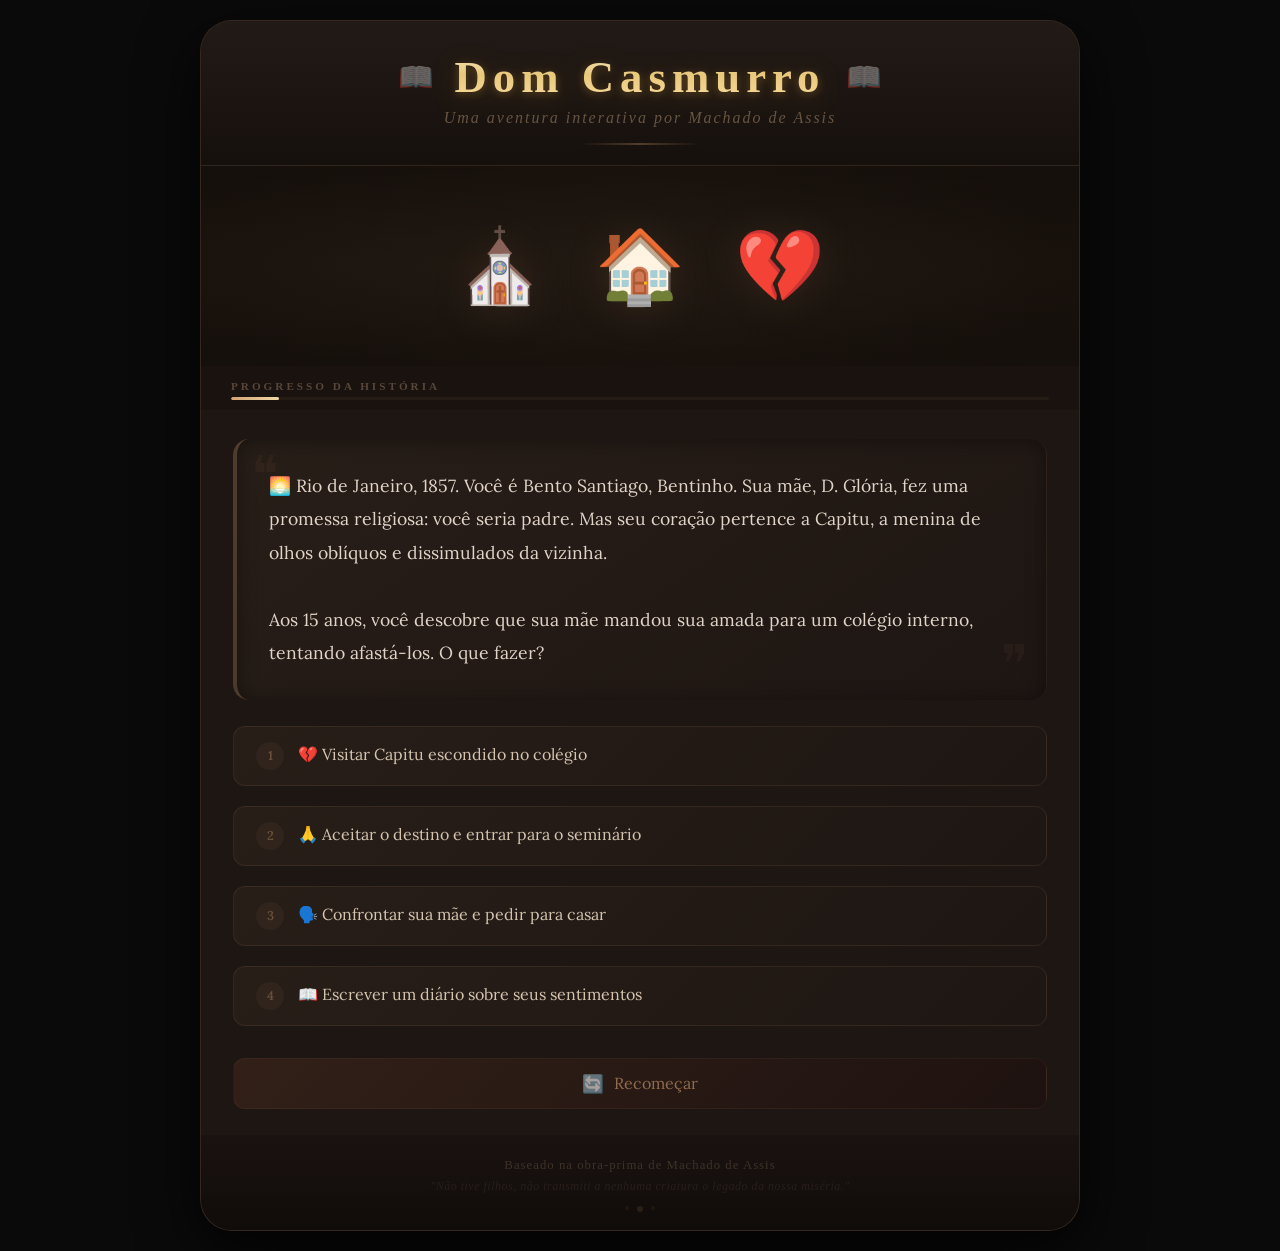
<file: index.html>
<!DOCTYPE html>
<html lang="pt-BR">
<head>
    <meta charset="UTF-8" />
    <meta name="viewport" content="width=device-width, initial-scale=1.0"/>
    
    <!-- ===== TAGS PARA DISCORD / REDES SOCIAIS ===== -->
    <meta property="og:title" content="Dom Casmurro - Aventura Interativa" />
    <meta property="og:description" content="Uma aventura interativa por Machado de Assis. Descubra os mistérios de Capitu!" />
    <meta property="og:type" content="website" />
    <meta property="og:url" content="https://seu-site.com" />
    <meta property="og:image" content="https://seu-site.com/imagem-preview.jpg" />
    <meta name="theme-color" content="#d4a373" />
    
    <title>Dom Casmurro - Aventura Interativa</title>
    <link rel="stylesheet" href="style.css" />
    
    <style>
        /* ===== ESTILOS DE EMERGÊNCIA PARA CARREGAMENTO RÁPIDO ===== */
        /* Isso garante que o título apareça mesmo se o CSS externo falhar */
        body {
            margin: 0;
            padding: 20px;
            background: #0a0a0a;
            display: flex;
            justify-content: center;
            align-items: center;
            min-height: 100vh;
            font-family: 'Georgia', serif;
        }
        .game-container {
            max-width: 880px;
            width: 100%;
            background: #1e1613;
            border-radius: 32px;
            overflow: hidden;
            box-shadow: 0 20px 60px rgba(0,0,0,0.8);
            border: 1px solid rgba(212, 163, 115, 0.12);
        }
        .header {
            padding: 30px 30px 20px;
            background: linear-gradient(180deg, #221a16 0%, #16100c 100%);
            text-align: center;
            border-bottom: 1px solid rgba(212, 163, 115, 0.08);
        }
        .header-top {
            display: flex;
            align-items: center;
            justify-content: center;
            gap: 20px;
        }
        .header-icon {
            font-size: 1.8rem;
            opacity: 0.35;
        }
        .header h1 {
            font-family: 'Georgia', serif;
            font-size: 2.8rem;
            font-weight: 700;
            letter-spacing: 6px;
            background: linear-gradient(180deg, #f7e8c8 0%, #e8c87a 15%, #f5d99a 30%, #d4a84a 45%, #f5d99a 55%, #e8c87a 70%, #c8a04a 85%, #f7e8c8 100%);
            background-size: 100% 300%;
            -webkit-background-clip: text;
            -webkit-text-fill-color: transparent;
            background-clip: text;
            filter: drop-shadow(0 2px 4px rgba(180,130,50,0.4)) drop-shadow(0 4px 12px rgba(180,130,50,0.2));
            animation: goldMetallic 5s ease-in-out infinite;
        }
        @keyframes goldMetallic {
            0%, 100% { background-position: 0% 0%; }
            50% { background-position: 0% 100%; }
        }
        .subtitle {
            color: rgba(180, 150, 120, 0.5);
            font-size: 1rem;
            font-style: italic;
            margin-top: 6px;
            letter-spacing: 2px;
        }
        .header-line {
            width: 120px;
            height: 2px;
            margin: 16px auto 0;
            background: linear-gradient(90deg, transparent, rgba(212, 163, 115, 0.3), transparent);
            border-radius: 2px;
        }
        .content {
            padding: 28px 32px 26px;
            background: #1e1613;
        }
        .story-text {
            background: linear-gradient(145deg, #281e18, #1e1613);
            padding: 30px 32px;
            border-radius: 16px;
            font-size: 1.1rem;
            line-height: 1.9;
            color: #e0d4c8;
            min-height: 200px;
            border-left: 4px solid rgba(212, 163, 115, 0.25);
            box-shadow: inset 0 2px 20px rgba(0,0,0,0.4);
        }
        .choice-btn {
            width: 100%;
            padding: 15px 22px;
            margin-bottom: 10px;
            background: linear-gradient(135deg, #281e18, #1e1613);
            border: 1px solid rgba(212, 163, 115, 0.10);
            border-radius: 12px;
            color: #d4c4b0;
            font-size: 1rem;
            cursor: pointer;
            text-align: left;
            transition: all 0.3s;
        }
        .choice-btn:hover {
            border-color: rgba(212, 163, 115, 0.25);
            transform: translateX(6px);
            background: linear-gradient(135deg, #32261e, #221a16);
            color: #ece0d4;
        }
        .reset-btn {
            padding: 13px 26px;
            background: linear-gradient(135deg, #322018, #1e1210);
            color: rgba(212, 163, 115, 0.6);
            border: 1px solid rgba(212, 163, 115, 0.06);
            border-radius: 12px;
            font-size: 1rem;
            cursor: pointer;
            transition: all 0.3s;
        }
        .reset-btn:hover {
            background: linear-gradient(135deg, #3e281e, #2c1a14);
            border-color: rgba(212, 163, 115, 0.15);
            color: rgba(212, 163, 115, 0.85);
            transform: translateY(-2px);
        }
        .footer {
            padding: 22px 30px 18px;
            background: linear-gradient(0deg, #100c0a, #1a1210);
            border-top: 1px solid rgba(212, 163, 115, 0.04);
            text-align: center;
            color: rgba(180, 150, 120, 0.25);
            font-size: 0.8rem;
        }
        .footer-quote {
            color: rgba(180, 150, 120, 0.12);
            font-size: 0.75rem;
            font-style: italic;
            margin-top: 6px;
        }
        @media (max-width: 480px) {
            .header h1 {
                font-size: 1.6rem !important;
                letter-spacing: 3px !important;
            }
            .content {
                padding: 14px 12px;
            }
            .story-text {
                padding: 16px 14px;
                font-size: 0.92rem;
                min-height: 130px;
            }
            .choice-btn {
                padding: 11px 14px;
                font-size: 0.85rem;
            }
            .reset-btn {
                padding: 11px 14px;
                font-size: 0.85rem;
                width: 100%;
            }
            .header {
                padding: 18px 14px 12px;
            }
            .header-icon {
                font-size: 1.2rem;
            }
            .subtitle {
                font-size: 0.75rem;
            }
        }
    </style>
</head>
<body>
    <div class="game-container">
        <header class="header">
            <div class="header-top">
                <span class="header-icon">📖</span>
                <h1>Dom Casmurro</h1>
                <span class="header-icon">📖</span>
            </div>
            <p class="subtitle">Uma aventura interativa por Machado de Assis</p>
            <div class="header-line"></div>
        </header>

        <div class="scene-image" id="sceneImage">
            <div class="scene-overlay"></div>
            <div class="scene-content" id="sceneContent">
                <span class="scene-icon">⛪</span>
                <span class="scene-icon">🏠</span>
                <span class="scene-icon">💔</span>
            </div>
        </div>

        <div class="progress-container">
            <div class="progress-label">Progresso da História</div>
            <div class="progress-bar">
                <div class="progress-fill" id="progressFill"></div>
            </div>
        </div>

        <main class="content">
            <div class="story-text" id="storyText">Carregando...</div>
            
            <div class="choices-area" id="choicesArea"></div>
            
            <div class="action-buttons">
                <button class="btn btn-reset" id="resetBtn">
                    <span class="btn-icon">🔄</span> Recomeçar
                </button>
                <button class="btn btn-back" id="historyBtn" style="display:none;">
                    <span class="btn-icon">↩️</span> Voltar
                </button>
            </div>
        </main>

        <footer class="footer">
            <p class="footer-text">Baseado na obra-prima de Machado de Assis</p>
            <p class="footer-quote">"Não tive filhos, não transmiti a nenhuma criatura o legado da nossa miséria."</p>
            <div class="footer-dots">
                <span class="dot"></span>
                <span class="dot"></span>
                <span class="dot"></span>
            </div>
        </footer>
    </div>

    <script src="script.js"></script>
</body>
    </html>
</file>
<file: style.css>
/* ===== IMPORTAÇÃO DE FONTE ===== */
@import url('https://fonts.googleapis.com/css2?family=Playfair+Display:wght@400;700&family=Lora:ital,wght@0,400;0,600;1,400&display=swap');

/* ===== RESET ===== */
* {
    margin: 0;
    padding: 0;
    box-sizing: border-box;
}

/* ===== BODY ===== */
body {
    min-height: 100vh;
    display: flex;
    justify-content: center;
    align-items: center;
    padding: 20px;
    background: #0a0a0a;
    font-family: 'Lora', 'Georgia', serif;
    background-image: 
        radial-gradient(ellipse at 20% 50%, rgba(60, 40, 30, 0.5) 0%, transparent 60%),
        radial-gradient(ellipse at 80% 50%, rgba(40, 70, 50, 0.3) 0%, transparent 60%),
        radial-gradient(ellipse at 50% 100%, rgba(60, 40, 30, 0.2) 0%, transparent 50%);
    background-color: #0a0a0a;
}

/* ===== CONTAINER ===== */
.game-container {
    max-width: 880px;
    width: 100%;
    background: #1e1613;
    border-radius: 32px;
    overflow: hidden;
    box-shadow: 
        0 0 60px rgba(212, 163, 115, 0.06),
        0 20px 60px rgba(0, 0, 0, 0.8),
        inset 0 1px 0 rgba(212, 163, 115, 0.08);
    border: 1px solid rgba(212, 163, 115, 0.12);
    transition: all 0.5s ease;
}

.game-container:hover {
    box-shadow: 
        0 0 80px rgba(212, 163, 115, 0.08),
        0 30px 80px rgba(0, 0, 0, 0.9),
        inset 0 1px 0 rgba(212, 163, 115, 0.1);
}

/* ===== HEADER ===== */
.header {
    padding: 30px 30px 20px;
    background: linear-gradient(180deg, #221a16 0%, #16100c 100%);
    text-align: center;
    border-bottom: 1px solid rgba(212, 163, 115, 0.08);
    position: relative;
}

.header-top {
    display: flex;
    align-items: center;
    justify-content: center;
    gap: 20px;
}

.header-icon {
    font-size: 1.8rem;
    opacity: 0.35;
    animation: pulseIcon 3s ease-in-out infinite;
}

@keyframes pulseIcon {
    0%, 100% { opacity: 0.25; transform: scale(1); }
    50% { opacity: 0.5; transform: scale(1.05); }
}

.header h1 {
    font-family: 'Playfair Display', 'Georgia', serif;
    font-size: 2.8rem;
    font-weight: 700;
    background: linear-gradient(135deg, #f0d8a8 0%, #d4a373 40%, #f0d8a8 70%, #d4a373 100%);
    background-size: 200% 200%;
    -webkit-background-clip: text;
    -webkit-text-fill-color: transparent;
    background-clip: text;
    animation: goldShine 4s ease-in-out infinite;
    letter-spacing: 6px;
}

@keyframes goldShine {
    0%, 100% { background-position: 0% 50%; }
    50% { background-position: 100% 50%; }
}

.subtitle {
    color: rgba(180, 150, 120, 0.5);
    font-size: 1rem;
    font-style: italic;
    margin-top: 6px;
    letter-spacing: 2px;
}

.header-line {
    width: 120px;
    height: 2px;
    margin: 16px auto 0;
    background: linear-gradient(90deg, transparent, rgba(212, 163, 115, 0.3), transparent);
    border-radius: 2px;
}

/* ===== CENA IMAGEM ===== */
.scene-image {
    width: 100%;
    height: 200px;
    position: relative;
    overflow: hidden;
    background: #16100c;
}

.scene-image::before {
    content: '';
    position: absolute;
    inset: 0;
    background: 
        radial-gradient(ellipse at 30% 50%, rgba(212, 163, 115, 0.04) 0%, transparent 70%),
        radial-gradient(ellipse at 70% 50%, rgba(212, 163, 115, 0.02) 0%, transparent 70%);
    z-index: 1;
}

.scene-overlay {
    position: absolute;
    inset: 0;
    background: 
        linear-gradient(90deg, transparent 0%, rgba(212, 163, 115, 0.015) 50%, transparent 100%);
    z-index: 2;
    animation: overlayMove 8s ease-in-out infinite;
}

@keyframes overlayMove {
    0%, 100% { transform: translateX(-100%); }
    50% { transform: translateX(100%); }
}

.scene-content {
    position: relative;
    z-index: 3;
    width: 100%;
    height: 100%;
    display: flex;
    align-items: center;
    justify-content: center;
    gap: 50px;
}

.scene-icon {
    font-size: 4.5rem;
    filter: drop-shadow(0 4px 20px rgba(212, 163, 115, 0.12));
    animation: floatIcon 4s ease-in-out infinite;
    transition: all 0.4s ease;
    cursor: default;
}

.scene-icon:nth-child(2) { animation-delay: 0.8s; }
.scene-icon:nth-child(3) { animation-delay: 1.6s; }

@keyframes floatIcon {
    0%, 100% { transform: translateY(0px) rotate(0deg); }
    25% { transform: translateY(-10px) rotate(-2deg); }
    75% { transform: translateY(-5px) rotate(2deg); }
}

.scene-icon:hover {
    transform: scale(1.2) rotate(-5deg);
    filter: drop-shadow(0 8px 30px rgba(212, 163, 115, 0.25));
}

/* ===== PROGRESSO ===== */
.progress-container {
    padding: 14px 30px 10px;
    background: rgba(22, 16, 12, 0.6);
    border-bottom: 1px solid rgba(212, 163, 115, 0.04);
}

.progress-label {
    color: rgba(180, 150, 120, 0.4);
    font-size: 0.7rem;
    text-transform: uppercase;
    letter-spacing: 3px;
    margin-bottom: 5px;
    font-weight: 600;
}

.progress-bar {
    width: 100%;
    height: 3px;
    background: rgba(212, 163, 115, 0.06);
    border-radius: 4px;
    overflow: hidden;
    position: relative;
}

.progress-fill {
    height: 100%;
    width: 0%;
    background: linear-gradient(90deg, #d4a373, #f0d8a8, #d4a373);
    background-size: 200% 100%;
    border-radius: 4px;
    transition: width 0.8s cubic-bezier(0.4, 0, 0.2, 1);
    animation: progressShine 2s linear infinite;
}

@keyframes progressShine {
    0% { background-position: -200% 0; }
    100% { background-position: 200% 0; }
}

/* ===== CONTEÚDO ===== */
.content {
    padding: 28px 32px 26px;
    background: #1e1613;
}

/* ===== TEXTO DA HISTÓRIA ===== */
.story-text {
    background: linear-gradient(145deg, #281e18, #1e1613);
    padding: 30px 32px;
    border-radius: 16px;
    margin-bottom: 26px;
    font-size: 1.1rem;
    line-height: 1.9;
    color: #e0d4c8;
    min-height: 200px;
    border-left: 4px solid rgba(212, 163, 115, 0.25);
    border-right: 1px solid rgba(212, 163, 115, 0.04);
    box-shadow: 
        inset 0 2px 20px rgba(0, 0, 0, 0.4),
        0 4px 20px rgba(0, 0, 0, 0.2);
    position: relative;
    font-family: 'Lora', 'Georgia', serif;
}

.story-text::before {
    content: '❝';
    position: absolute;
    top: 10px;
    left: 14px;
    font-size: 3.2rem;
    color: rgba(212, 163, 115, 0.05);
    font-family: 'Georgia', serif;
    line-height: 1;
}

.story-text::after {
    content: '❞';
    position: absolute;
    bottom: 10px;
    right: 18px;
    font-size: 3.2rem;
    color: rgba(212, 163, 115, 0.05);
    font-family: 'Georgia', serif;
    line-height: 1;
}

/* ===== ESCOLHAS ===== */
.choices-area {
    display: flex;
    flex-direction: column;
    gap: 10px;
    margin-bottom: 22px;
}

.choice-btn {
    width: 100%;
    padding: 15px 22px;
    background: linear-gradient(135deg, #281e18, #1e1613);
    border: 1px solid rgba(212, 163, 115, 0.10);
    border-radius: 12px;
    color: #d4c4b0;
    font-family: 'Lora', 'Georgia', serif;
    font-size: 1rem;
    cursor: pointer;
    transition: all 0.3s cubic-bezier(0.4, 0, 0.2, 1);
    text-align: left;
    position: relative;
    overflow: hidden;
}

.choice-btn::before {
    content: '';
    position: absolute;
    inset: 0;
    background: linear-gradient(135deg, rgba(212, 163, 115, 0.04), transparent);
    opacity: 0;
    transition: opacity 0.3s;
}

.choice-btn:hover::before {
    opacity: 1;
}

.choice-btn:hover {
    border-color: rgba(212, 163, 115, 0.25);
    transform: translateX(6px);
    box-shadow: 0 4px 20px rgba(0, 0, 0, 0.3);
    background: linear-gradient(135deg, #32261e, #221a16);
    color: #ece0d4;
}

.choice-btn:active {
    transform: scale(0.98) translateX(3px);
}

.choice-number {
    display: inline-block;
    width: 28px;
    height: 28px;
    line-height: 28px;
    text-align: center;
    background: rgba(212, 163, 115, 0.05);
    border-radius: 50%;
    margin-right: 14px;
    font-size: 0.8rem;
    font-weight: 600;
    color: rgba(212, 163, 115, 0.35);
    transition: all 0.3s;
}

.choice-btn:hover .choice-number {
    background: rgba(212, 163, 115, 0.10);
    color: rgba(212, 163, 115, 0.55);
}

/* ===== BOTÕES DE AÇÃO ===== */
.action-buttons {
    display: flex;
    gap: 12px;
    flex-wrap: wrap;
}

.btn {
    padding: 13px 26px;
    border: none;
    border-radius: 12px;
    font-family: 'Lora', 'Georgia', serif;
    font-size: 1rem;
    cursor: pointer;
    transition: all 0.3s cubic-bezier(0.4, 0, 0.2, 1);
    display: flex;
    align-items: center;
    gap: 10px;
    flex: 1;
    justify-content: center;
    min-width: 140px;
}

.btn-icon {
    font-size: 1.1rem;
}

.btn-reset {
    background: linear-gradient(135deg, #322018, #1e1210);
    color: rgba(212, 163, 115, 0.6);
    border: 1px solid rgba(212, 163, 115, 0.06);
}

.btn-reset:hover {
    background: linear-gradient(135deg, #3e281e, #2c1a14);
    border-color: rgba(212, 163, 115, 0.15);
    transform: translateY(-2px);
    box-shadow: 0 8px 30px rgba(0, 0, 0, 0.4);
    color: rgba(212, 163, 115, 0.85);
}

.btn-back {
    background: linear-gradient(135deg, #1e1a18, #14100e);
    color: rgba(180, 150, 120, 0.4);
    border: 1px solid rgba(180, 150, 120, 0.04);
}

.btn-back:hover {
    background: linear-gradient(135deg, #2e2622, #1e1613);
    border-color: rgba(180, 150, 120, 0.12);
    transform: translateY(-2px);
    box-shadow: 0 8px 30px rgba(0, 0, 0, 0.4);
    color: rgba(180, 150, 120, 0.65);
}

.btn:active {
    transform: scale(0.96) !important;
}

/* ===== FOOTER ===== */
.footer {
    padding: 22px 30px 18px;
    background: linear-gradient(0deg, #100c0a, #1a1210);
    border-top: 1px solid rgba(212, 163, 115, 0.04);
    text-align: center;
}

.footer-text {
    color: rgba(180, 150, 120, 0.25);
    font-size: 0.8rem;
    letter-spacing: 1px;
}

.footer-quote {
    color: rgba(180, 150, 120, 0.12);
    font-size: 0.75rem;
    font-style: italic;
    margin-top: 6px;
    letter-spacing: 0.5px;
}

.footer-dots {
    margin-top: 12px;
    display: flex;
    justify-content: center;
    gap: 8px;
}

.dot {
    width: 4px;
    height: 4px;
    border-radius: 50%;
    background: rgba(212, 163, 115, 0.06);
    transition: all 0.3s;
}

.dot:nth-child(2) {
    background: rgba(212, 163, 115, 0.12);
    width: 6px;
    height: 6px;
}

/* ===== ANIMAÇÕES ===== */
@keyframes fadeIn {
    from {
        opacity: 0;
        transform: translateY(20px);
    }
    to {
        opacity: 1;
        transform: translateY(0);
    }
}

.fade-in {
    animation: fadeIn 0.5s cubic-bezier(0.4, 0, 0.2, 1) forwards;
}

/* ===== RESPONSIVIDADE ===== */
@media (max-width: 768px) {
    .content {
        padding: 20px 18px 18px;
    }

    .story-text {
        padding: 22px 20px;
        font-size: 1rem;
        min-height: 160px;
        line-height: 1.8;
    }

    .header h1 {
        font-size: 2.2rem;
        letter-spacing: 4px;
    }

    .header {
        padding: 22px 20px 16px;
    }

    .scene-image {
        height: 160px;
    }

    .scene-icon {
        font-size: 3.8rem;
        gap: 35px;
    }

    .choice-btn {
        padding: 13px 18px;
        font-size: 0.95rem;
    }

    .btn {
        padding: 12px 18px;
        font-size: 0.95rem;
        min-width: 100px;
    }

    .progress-container {
        padding: 12px 18px 10px;
    }

    .story-text::before,
    .story-text::after {
        font-size: 2.5rem;
    }
}

@media (max-width: 480px) {
    body {
        padding: 8px;
    }

    .game-container {
        border-radius: 18px;
    }

    .content {
        padding: 14px 12px 14px;
    }

    .story-text {
        padding: 16px 14px;
        font-size: 0.92rem;
        min-height: 130px;
        border-left-width: 3px;
        line-height: 1.7;
    }

    .header h1 {
        font-size: 1.5rem;
        letter-spacing: 2px;
    }

    .header-top {
        gap: 8px;
    }

    .header-icon {
        font-size: 1.2rem;
    }

    .subtitle {
        font-size: 0.75rem;
    }

    .header {
        padding: 18px 14px 12px;
    }

    .header-line {
        width: 80px;
        margin-top: 12px;
    }

    .scene-image {
        height: 110px;
    }

    .scene-icon {
        font-size: 2.5rem;
        gap: 15px;
    }

    .scene-content {
        gap: 20px;
    }

    .choice-btn {
        padding: 11px 14px;
        font-size: 0.85rem;
        border-radius: 10px;
    }

    .choice-number {
        width: 22px;
        height: 22px;
        line-height: 22px;
        font-size: 0.65rem;
        margin-right: 10px;
    }

    .action-buttons {
        flex-direction: column;
        gap: 8px;
    }

    .btn {
        width: 100%;
        min-width: unset;
        padding: 11px 14px;
        font-size: 0.85rem;
        border-radius: 10px;
    }

    .progress-container {
        padding: 8px 12px 8px;
    }

    .progress-label {
        font-size: 0.55rem;
        letter-spacing: 2px;
    }

    .footer {
        padding: 14px 12px 12px;
    }

    .footer-text {
        font-size: 0.65rem;
    }

    .footer-quote {
        font-size: 0.6rem;
    }

    .story-text::before,
    .story-text::after {
        font-size: 2rem;
        opacity: 0.04;
    }

    .story-text::before {
        top: 6px;
        left: 10px;
    }
    
    .story-text::after {
        bottom: 6px;
        right: 12px;
    }

    .scene-overlay {
        display: none;
    }
}

/* ===== MOBILE SPECIFIC - MELHORIA DE LEGIBILIDADE ===== */
@media (max-width: 380px) {
    .story-text {
        font-size: 0.85rem;
        padding: 14px 12px;
        min-height: 110px;
    }

    .choice-btn {
        font-size: 0.8rem;
        padding: 10px 12px;
    }

    .btn {
        font-size: 0.8rem;
        padding: 10px 12px;
    }

    .scene-icon {
        font-size: 2.2rem;
    }

    .scene-image {
        height: 90px;
    }
}
</file>
